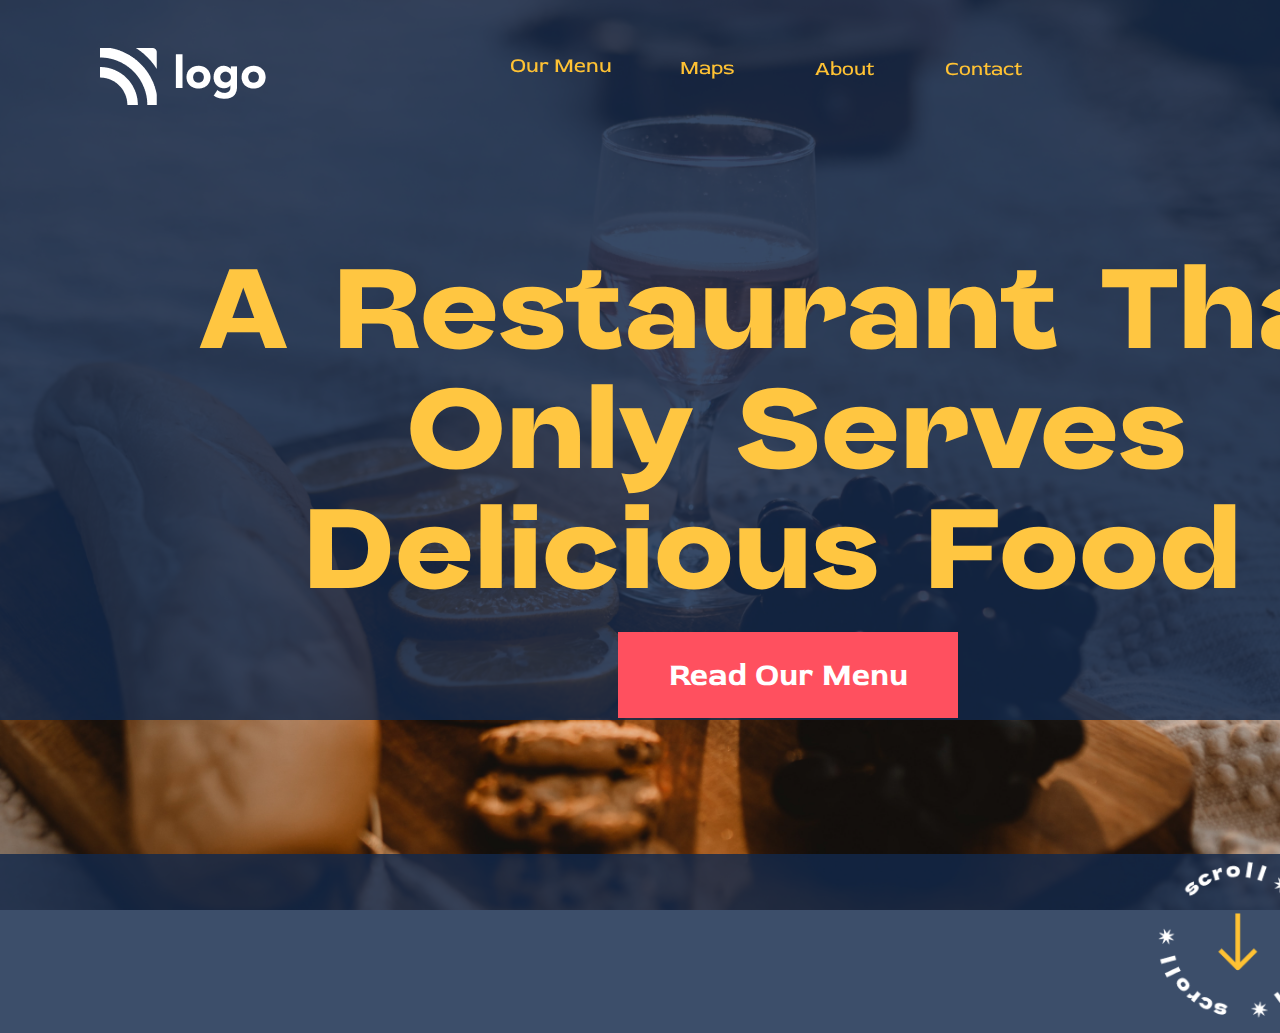
<file: index.html>
<!DOCTYPE html>
<html lang="en">
  <head>
    <meta charset="UTF-8" />
    <meta http-equiv="X-UA-Compatible" content="IE=edge" />
    <meta name="viewport" content="width=device-width, initial-scale=1.0" />
    <link rel="stylesheet" href="style.css" />
    <!-- Red Rose Font -->
    <link rel="preconnect" href="https://fonts.googleapis.com" />
    <link rel="preconnect" href="https://fonts.gstatic.com" crossorigin />
    <link
      href="https://fonts.googleapis.com/css2?family=Red+Rose:wght@300;400;500;600;700&display=swap"
      rel="stylesheet"
    />
    <!-- Dela Font -->
    <link rel="preconnect" href="https://fonts.googleapis.com" />
    <link rel="preconnect" href="https://fonts.gstatic.com" crossorigin />
    <link
      href="https://fonts.googleapis.com/css2?family=Dela+Gothic+One&display=swap"
      rel="stylesheet"
    />
    <title>Document</title>
  </head>
  <body>
    <div class="overall">
    <div >
      
      <img class="bg" id="image" src="/assets/pexels-maxyne-barcel-10402282 1.png" alt="">
      <img class="bg" id="overlay" src="./assets/darkblue.png" alt="">
    </div>
    
   
    <div class="container">
      <section aria-label="navbar">
        <nav class="navbar">
          <div>
            <img src="./assets/white-logo.png" alt="logo" class="logo" />
          
            <div class="head-options">
              <ul class="list">
                <li class="menu">Our Menu</li>
                <li class="maps">Maps</li>
                <li class="about">About</li>
                <li class="contact">Contact</li>
              </ul>
            </div>
          <div>
            <button class="button">Order</button>
          </div>
        </nav>
      </section>
      <!-- Hero Section -->
      <section aria-label="hero">
        <div class="hero">
          <h1 class="hero-heading">
            A Restaurant That <br> &ensp;  &ensp; Only Serves <br> &ensp; Delicious Food
          </h1>
          <button class="read-menu">Read Our Menu</button>
          <div class="bottom">
            <div>
              <img src="./assets/scrool.png" alt="bottom-logo" />
            </div>

            <img class="bg" id="overlay" src="./assets/darkblue.png" alt="">
            <img class="scrool" src="./assets/scrool.png" alt="">
           
            
          </div>
        </div>
      </section>
    </div>
  </div>
  </body>
</html>
</file>
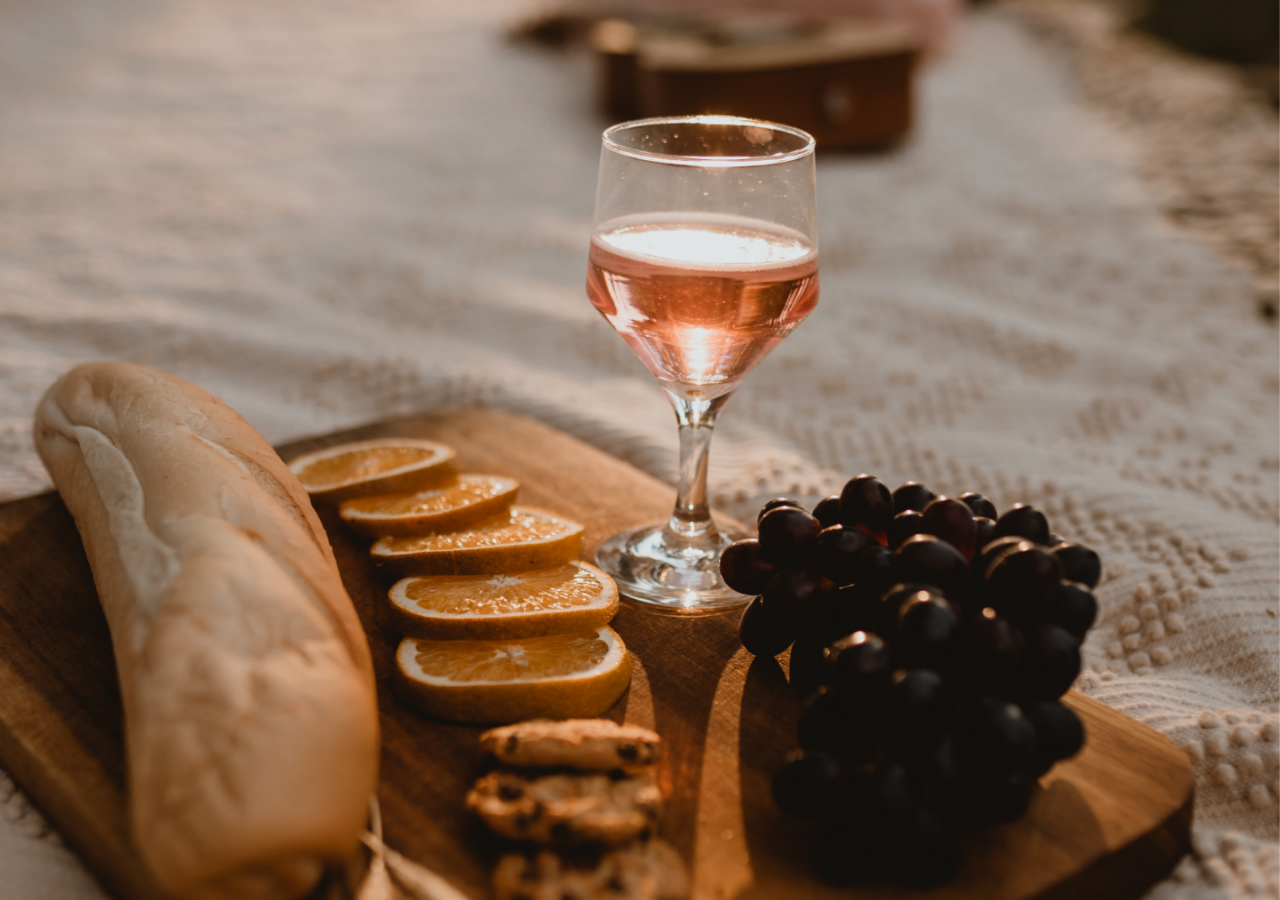
<file: test.html>
<!DOCTYPE html>
<html lang="en">
  <head>
    <meta charset="UTF-8">
    <meta name="viewport" content="width=device-width, initial-scale=1.0">
    <meta http-equiv="X-UA-Compatible" content="ie=edge">
    <link rel="stylesheet" href="/style.css">
    <title>Static Template</title>
  </head>
  <body>
    <img class="bg" src=".\assets\pexels-maxyne-barcel-10402282 1.png" alt="">
  </body>
</html>
</file>
<file: style.css>
* {
  margin: 0;
  padding: 0;
  box-sizing: border-box;
  font-family: "Red Rose", cursive;
  
}
@font-face {
  font-family: "Sombra-Black";
  src: url(./assets/Sombra-Black.otf);
}
body{
  margin: 0;
  overflow-x: hidden;
}
.overlay{
  opacity: 20%;
}
li{
  list-style: none;
  color: #ffc233;
}
#image{
  background-color: #34394a;
}
.menu{
  position: relative;
  left: 510px;
  width: 150px;
  bottom: 10px;
  font-size: 21px;
  
}
.maps{
  position: relative;
  left: 680px;
  width: 150px;
  bottom: 34px;
  font-size: 20px;
  
}

.about{
 
    position: relative;
    left: 815px;
    width: 150px;
    bottom: 58px;
    font-size: 20px;

  
}
.contact{
 
  position: relative;
  left: 945px;
  width: 150px;
  bottom: 83px;
  font-size: 20px;

}
.scrool{
  position: relative;
  left: 1150px;
  width: 175px;
}

#overlay{
  opacity: 82.5%;
}
.bg {

  width: 100%;
  height: auto;
	
  position: fixed;
}



.logo{
  position: relative;
  top: 48px;
  left: 100px;
}
.button{
  position: relative;
  left: 1300px;
  bottom: 122px;
  width: 148px;
  height: 53px;
  border: none;
  font-size: 25px;
  background-color: #ff505f;
  color: white;
}
.hero-heading{
  position: relative;
  left: 198px;
  font-size: 119.5px;
  top: 33px;
  font-family: Sombra-Black;
  font-weight: bolder;
  word-spacing: 10px;
  color: #ffc641;
  line-height: 120px;
  
}
.read-menu{
  position: relative;
  top: 55px;
  width: 340px;
  height: 86px;
  left: 618px;
  background-color: #ff505f;
  border: none;
  color: white;
  font-size: 32px;
  font-weight: bold;
}
</file>
